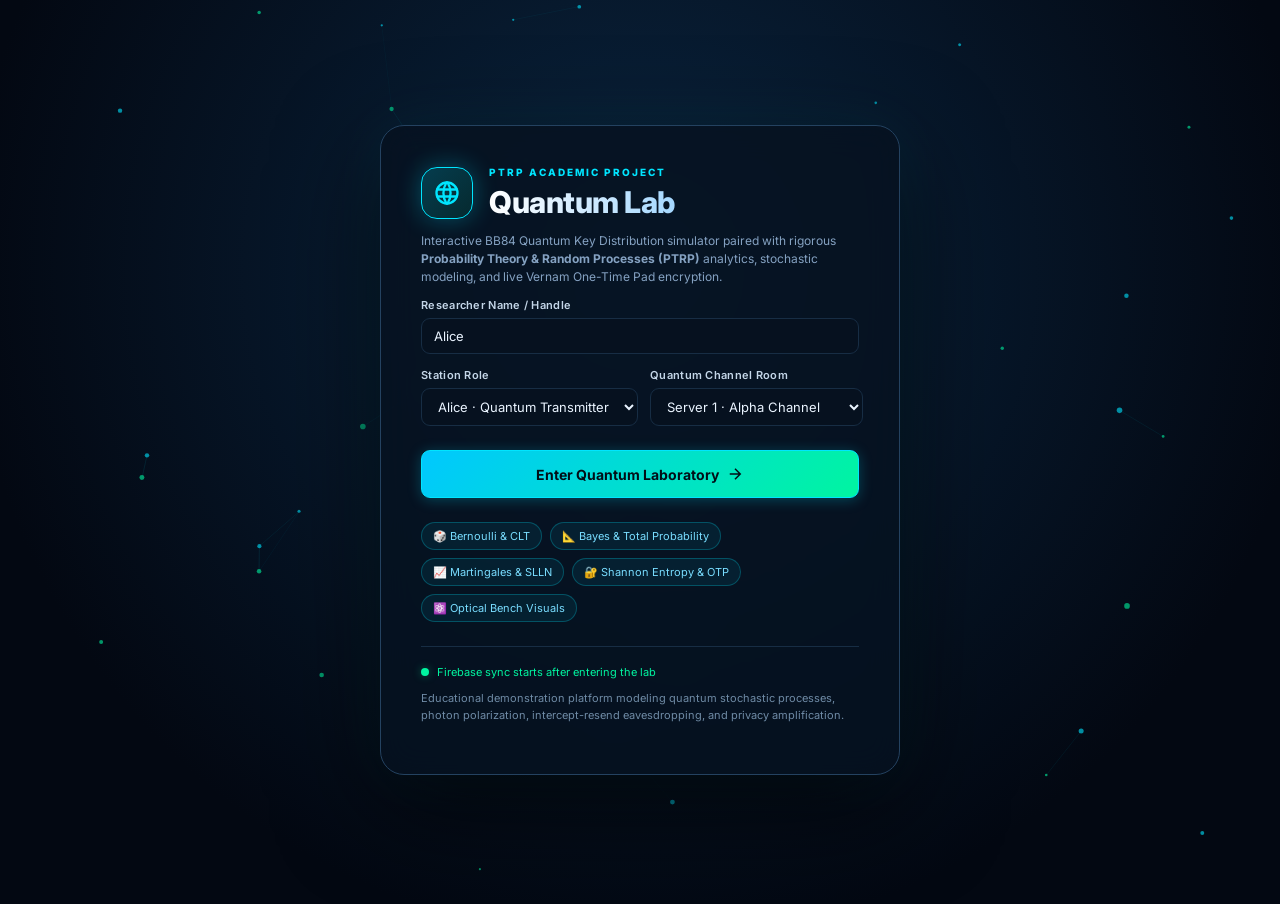
<file: index.html>
<!DOCTYPE html>
<html lang="en">
<head>
  <meta charset="UTF-8">
  <meta name="viewport" content="width=device-width, initial-scale=1">
  <meta name="theme-color" content="#040914">
  <title>Quantum Key Distribution &amp; PTRP Lab</title>
  <link rel="stylesheet" href="style.css">
  <link rel="preconnect" href="https://fonts.googleapis.com">
  <link rel="preconnect" href="https://fonts.gstatic.com" crossorigin>
  <link href="https://fonts.googleapis.com/css2?family=Fira+Code:wght@400;600&family=Inter:wght@400;500;600;700;800&display=swap" rel="stylesheet">
</head>
<body class="login-body">
  <div class="quantum-particles-bg" id="particles-bg"></div>

  <main class="login-card">
    <div class="brand-row">
      <div class="brand-mark">
        <svg width="28" height="28" viewBox="0 0 24 24" fill="none" stroke="currentColor" stroke-width="2" stroke-linecap="round" stroke-linejoin="round">
          <circle cx="12" cy="12" r="9"/>
          <line x1="3.6" y1="9" x2="20.4" y2="9"/>
          <line x1="3.6" y1="15" x2="20.4" y2="15"/>
          <path d="M11.5 3a17 17 0 0 0 0 18"/>
          <path d="M12.5 3a17 17 0 0 1 0 18"/>
        </svg>
      </div>
      <div>
        <p class="eyebrow">PTRP ACADEMIC PROJECT</p>
        <h1>Quantum Lab</h1>
      </div>
    </div>

    <p class="muted">
      Interactive BB84 Quantum Key Distribution simulator paired with rigorous
      <strong>Probability Theory &amp; Random Processes (PTRP)</strong> analytics, stochastic modeling, and live Vernam One-Time Pad encryption.
    </p>

    <form id="login-form">
      <div class="form-group">
        <label for="display-name">Researcher Name / Handle</label>
        <input id="display-name" maxlength="32" placeholder="e.g., Alice, Bob, Dr. Shannon" required autocomplete="name">
      </div>

      <div class="form-row">
        <div class="form-group">
          <label for="login-role">Station Role</label>
          <select id="login-role">
            <option value="Alice">Alice · Quantum Transmitter</option>
            <option value="Bob">Bob · Quantum Receiver</option>
          </select>
        </div>

        <div class="form-group">
          <label for="login-room">Quantum Channel Room</label>
          <select id="login-room">
            <option value="server_1">Server 1 · Alpha Channel</option>
            <option value="server_2">Server 2 · Beta Channel</option>
            <option value="server_3">Server 3 · Gamma Channel</option>
            <option value="server_4">Server 4 · Delta Channel</option>
            <option value="server_5">Server 5 · Epsilon Channel</option>
          </select>
        </div>
      </div>

      <button class="primary-btn full-width enter-btn" type="submit">
        <span>Enter Quantum Laboratory</span>
        <svg width="18" height="18" viewBox="0 0 24 24" fill="none" stroke="currentColor" stroke-width="2"><path d="M5 12h14M12 5l7 7-7 7"/></svg>
      </button>
    </form>

    <div class="feature-pills">
      <span title="Bernoulli basis choice, Central Limit Theorem for sifted key">🎲 Bernoulli &amp; CLT</span>
      <span title="P(Bob Error | Eve) = 25% under conjugate basis measurement">📐 Bayes &amp; Total Probability</span>
      <span title="Running average convergence via Strong Law of Large Numbers">📈 Martingales &amp; SLLN</span>
      <span title="Asymptotic key rate R = 1 - 2H2(Q) with 11% threshold">🔐 Shannon Entropy &amp; OTP</span>
      <span title="Live optical bench with wavepacket photon animation">⚛️ Optical Bench Visuals</span>
    </div>

    <div class="card-footer-info">
      <div class="status-indicator">
        <span class="status-dot connected"></span>
        <span>Firebase sync starts after entering the lab</span>
      </div>
      <p class="fine-print">
        Educational demonstration platform modeling quantum stochastic processes, photon polarization, intercept-resend eavesdropping, and privacy amplification.
      </p>
    </div>
  </main>

  <script>
    const $ = id => document.getElementById(id);

    $("display-name").value = localStorage.getItem("quantum_name") || "Alice";
    $("login-role").value = localStorage.getItem("quantum_role") || "Alice";
    $("login-room").value = localStorage.getItem("quantum_room") || "server_1";

    $("login-form").addEventListener("submit", event => {
      event.preventDefault();
      const name = $("display-name").value.trim() || "Researcher";
      localStorage.setItem("quantum_name", name.slice(0, 32));
      localStorage.setItem("quantum_role", $("login-role").value);
      localStorage.setItem("quantum_room", $("login-room").value);
      location.href = "chat.html";
    });

    // Particle background animation
    const canvas = document.createElement("canvas");
    const container = $("particles-bg");
    if (container) {
      container.appendChild(canvas);
      const ctx = canvas.getContext("2d");
      let w, h, particles = [];
      function resize() {
        w = canvas.width = window.innerWidth;
        h = canvas.height = window.innerHeight;
      }
      window.addEventListener("resize", resize);
      resize();

      for (let i = 0; i < 40; i++) {
        particles.push({
          x: Math.random() * w,
          y: Math.random() * h,
          vx: (Math.random() - 0.5) * 0.6,
          vy: (Math.random() - 0.5) * 0.6,
          radius: Math.random() * 2 + 1,
          color: Math.random() > 0.5 ? "rgba(0, 229, 255, " : "rgba(0, 245, 160, "
        });
      }

      function animate() {
        ctx.clearRect(0, 0, w, h);
        for (let i = 0; i < particles.length; i++) {
          const p = particles[i];
          p.x += p.vx;
          p.y += p.vy;
          if (p.x < 0) p.x = w;
          if (p.x > w) p.x = 0;
          if (p.y < 0) p.y = h;
          if (p.y > h) p.y = 0;

          ctx.beginPath();
          ctx.arc(p.x, p.y, p.radius, 0, Math.PI * 2);
          ctx.fillStyle = p.color + "0.6)";
          ctx.fill();

          for (let j = i + 1; j < particles.length; j++) {
            const p2 = particles[j];
            const dist = Math.hypot(p.x - p2.x, p.y - p2.y);
            if (dist < 110) {
              ctx.beginPath();
              ctx.moveTo(p.x, p.y);
              ctx.lineTo(p2.x, p2.y);
              ctx.strokeStyle = "rgba(0, 229, 255," + (0.15 * (1 - dist / 110)) + ")";
              ctx.lineWidth = 0.8;
              ctx.stroke();
            }
          }
        }
        requestAnimationFrame(animate);
      }
      animate();
    }
  </script>
</body>
</html>
</file>
<file: style.css>
:root {
  --bg: #030812;
  --bg-darker: #02050b;
  --panel: #071220;
  --panel2: #0b1c30;
  --panel-glass: rgba(7, 18, 32, 0.85);
  --line: #172d44;
  --line-light: #244260;
  --text: #eaf4ff;
  --text-bright: #ffffff;
  --muted: #85a2c2;
  --cyan: #00e5ff;
  --cyan-glow: rgba(0, 229, 255, 0.35);
  --teal: #00f5a0;
  --teal-glow: rgba(0, 245, 160, 0.35);
  --red: #ff3366;
  --red-glow: rgba(255, 51, 102, 0.35);
  --purple: #b388ff;
  --purple-glow: rgba(179, 136, 255, 0.35);
  --gold: #ffc83b;
  --font-sans: 'Inter', -apple-system, BlinkMacSystemFont, "Segoe UI", Roboto, sans-serif;
  --font-mono: 'Fira Code', ui-monospace, SFMono-Regular, Menlo, Monaco, Consolas, monospace;
}

* { box-sizing: border-box; }

html, body {
  margin: 0;
  min-height: 100%;
  font-family: var(--font-sans);
  color: var(--text);
  background: var(--bg);
  -webkit-font-smoothing: antialiased;
}

button, input, select, textarea { font: inherit; }
button {
  cursor: pointer;
  transition: all .18s ease;
  display: inline-flex;
  align-items: center;
  justify-content: center;
  gap: 7px;
}
button:hover { filter: brightness(1.15); transform: translateY(-1px); }
button:active { transform: translateY(1px); }
button:disabled { opacity: .4; cursor: not-allowed; transform: none; filter: none; }

input, select, textarea {
  background: #06111f;
  color: var(--text);
  border: 1px solid var(--line);
  border-radius: 9px;
  padding: 9px 12px;
  outline: none;
  font-size: 13px;
  transition: border-color .15s, box-shadow .15s;
}

input:focus, select:focus, textarea:focus {
  border-color: var(--cyan);
  box-shadow: 0 0 0 3px rgba(0, 229, 255, 0.15);
}

label {
  font-size: 11px;
  color: #c4d6e8;
  font-weight: 600;
  letter-spacing: 0.3px;
}

.eyebrow {
  font-size: 10px;
  letter-spacing: 2px;
  font-weight: 800;
  color: var(--cyan);
  margin: 0 0 6px;
  text-transform: uppercase;
}

.muted { color: var(--muted); font-size: 12px; line-height: 1.5; }
.fine-print { color: #6f8ba6; font-size: 11px; line-height: 1.5; }

/* BUTTON STYLES */
.primary-btn, .primary-action-btn, .secondary-btn, .outline-btn, .send-btn, .danger-btn, .mini-btn {
  border-radius: 9px;
  padding: 9px 14px;
  font-weight: 700;
  font-size: 12px;
  border: 1px solid transparent;
}

.primary-btn, .primary-action-btn {
  background: linear-gradient(135deg, #00c8ff, #00f5a0);
  color: #020e17;
  border: 1px solid var(--cyan);
  box-shadow: 0 2px 14px rgba(0, 229, 255, 0.25);
}
.primary-btn:hover, .primary-action-btn:hover {
  box-shadow: 0 4px 20px rgba(0, 245, 160, 0.4);
}

.secondary-btn {
  background: #0c1a2c;
  color: var(--text);
  border: 1px solid var(--line-light);
}
.secondary-btn:hover {
  background: #11243d;
  border-color: var(--cyan);
  color: var(--cyan);
}

.outline-btn {
  background: rgba(0, 229, 255, 0.08);
  color: var(--cyan);
  border: 1px solid rgba(0, 229, 255, 0.4);
}
.outline-btn:hover {
  background: rgba(0, 229, 255, 0.18);
  border-color: var(--cyan);
}

.send-btn {
  background: var(--cyan);
  color: #020e17;
  padding: 10px 18px;
  font-size: 13px;
  font-weight: 800;
}

.danger-btn {
  background: #2b1118;
  color: #ffb8c5;
  border: 1px solid #6b2636;
}
.danger-btn:hover { background: #3d1421; border-color: var(--red); color: white; }
.danger-btn.armed {
  background: #631828;
  border-color: var(--red);
  color: white;
  box-shadow: 0 0 16px var(--red-glow);
  animation: pulse-red 2s infinite ease-in-out;
}

@keyframes pulse-red {
  0%, 100% { box-shadow: 0 0 12px rgba(255, 51, 102, 0.3); }
  50% { box-shadow: 0 0 22px rgba(255, 51, 102, 0.7); }
}

.mini-btn {
  padding: 4px 9px;
  font-size: 10px;
  background: #0f2238;
  border: 1px solid var(--line-light);
  color: var(--cyan);
  border-radius: 6px;
}
.mini-btn:hover { background: #15304f; }
.icon-only-btn { padding: 9px; min-width: 36px; }
.full-width { width: 100%; }

/* LOGIN CARD */
.login-body {
  min-height: 100vh;
  display: grid;
  place-items: center;
  padding: 24px;
  position: relative;
  overflow: hidden;
  background: radial-gradient(circle at 50% 30%, #0a2540, #030812 75%);
}

.quantum-particles-bg {
  position: absolute;
  inset: 0;
  pointer-events: none;
  z-index: 1;
}

.login-card {
  position: relative;
  z-index: 2;
  width: min(100%, 520px);
  padding: 40px;
  background: var(--panel-glass);
  backdrop-filter: blur(16px);
  border: 1px solid var(--line-light);
  border-radius: 24px;
  box-shadow: 0 30px 100px rgba(0, 0, 0, 0.7), 0 0 60px rgba(0, 229, 255, 0.08);
}

.brand-row {
  display: flex;
  align-items: center;
  gap: 16px;
  margin-bottom: 12px;
}

.brand-mark {
  width: 52px;
  height: 52px;
  border-radius: 16px;
  background: linear-gradient(135deg, rgba(0, 229, 255, 0.2), rgba(0, 245, 160, 0.1));
  border: 1px solid var(--cyan);
  color: var(--cyan);
  display: grid;
  place-items: center;
  box-shadow: 0 0 24px rgba(0, 229, 255, 0.3);
}

.login-card h1 {
  font-size: 30px;
  margin: 0;
  font-weight: 800;
  letter-spacing: -0.5px;
  background: linear-gradient(90deg, #ffffff, #a5d8ff);
  -webkit-background-clip: text;
  -webkit-text-fill-color: transparent;
}

.form-group {
  display: flex;
  flex-direction: column;
  gap: 6px;
  margin-bottom: 14px;
}

.form-row {
  display: grid;
  grid-template-columns: 1fr 1fr;
  gap: 12px;
}

.enter-btn {
  padding: 14px;
  font-size: 14px;
  margin-top: 10px;
}

.feature-pills {
  display: flex;
  flex-wrap: wrap;
  gap: 8px;
  margin-top: 24px;
}
.feature-pills span {
  font-size: 11px;
  padding: 6px 11px;
  border-radius: 20px;
  background: rgba(0, 229, 255, 0.07);
  border: 1px solid rgba(0, 229, 255, 0.25);
  color: #79ddff;
}

.card-footer-info {
  margin-top: 24px;
  padding-top: 18px;
  border-top: 1px solid var(--line);
}

.status-indicator {
  display: flex;
  align-items: center;
  gap: 8px;
  font-size: 11px;
  color: var(--teal);
  margin-bottom: 8px;
}

/* APP SHELL & LAYOUT */
.chat-page {
  height: 100vh;
  overflow: hidden;
  padding: 12px;
  background: radial-gradient(ellipse at 50% 0%, #0d2742 0%, var(--bg) 65%);
}

.app-shell {
  display: flex;
  max-width: 1920px;
  height: calc(100vh - 24px);
  margin: auto;
  border: 1px solid var(--line);
  border-radius: 18px;
  overflow: hidden;
  background: var(--panel);
  box-shadow: 0 25px 80px rgba(0, 0, 0, 0.7);
}

/* SIDEBAR */
.sidebar {
  width: 270px;
  min-width: 250px;
  display: flex;
  flex-direction: column;
  background: #050e1b;
  border-right: 1px solid var(--line);
}

.side-brand {
  padding: 18px 16px 14px;
  display: flex;
  align-items: center;
  gap: 12px;
  border-bottom: 1px solid var(--line);
}
.side-brand-icon {
  width: 36px;
  height: 36px;
  border-radius: 10px;
  background: rgba(0, 229, 255, 0.15);
  border: 1px solid var(--cyan);
  color: var(--cyan);
  display: grid;
  place-items: center;
  flex-shrink: 0;
}
.side-brand h2 { font-size: 16px; margin: 0; font-weight: 700; }

.side-controls {
  padding: 14px 16px;
  border-bottom: 1px solid var(--line);
  display: grid;
  gap: 10px;
}
.side-controls select { width: 100%; }

.stations-section {
  padding: 10px 14px;
  border-bottom: 1px solid var(--line);
  display: grid;
  gap: 8px;
}

.person-card {
  display: flex;
  align-items: center;
  gap: 12px;
  padding: 9px 12px;
  background: #081628;
  border: 1px solid var(--line);
  border-radius: 11px;
  position: relative;
}

.person-info strong { display: block; font-size: 13px; font-weight: 700; }
.person-info small { display: block; font-size: 10px; color: var(--muted); margin-top: 2px; }

.station-badge {
  margin-left: auto;
  font-size: 9px;
  font-weight: 800;
  padding: 3px 6px;
  border-radius: 5px;
  letter-spacing: 0.5px;
}
.alice-card .station-badge { background: rgba(0, 229, 255, 0.15); color: var(--cyan); border: 1px solid rgba(0, 229, 255, 0.3); }
.bob-card .station-badge { background: rgba(0, 245, 160, 0.15); color: var(--teal); border: 1px solid rgba(0, 245, 160, 0.3); }

.avatar {
  width: 34px;
  height: 34px;
  border-radius: 50%;
  display: grid;
  place-items: center;
  font-weight: 800;
  font-size: 14px;
  color: #020e17;
  flex: 0 0 34px;
}
.alice-avatar { background: var(--cyan); box-shadow: 0 0 10px var(--cyan-glow); }
.bob-avatar { background: var(--teal); box-shadow: 0 0 10px var(--teal-glow); }
.eve-avatar { background: var(--red); color: white; box-shadow: 0 0 10px var(--red-glow); }

.eve-card {
  padding: 14px;
  border-bottom: 1px solid var(--line);
  background: #0a111e;
}
.eve-slider-wrap { margin: 12px 0 10px; }
.eve-slider-wrap label {
  display: flex;
  justify-content: space-between;
  align-items: center;
  font-size: 11px;
  margin-bottom: 6px;
}
.bold-tag {
  font-family: var(--font-mono);
  color: var(--red);
  font-weight: 700;
}
.eve-slider-wrap input[type=range] { width: 100%; padding: 0; accent-color: var(--red); }

/* KEY RESERVOIR CARD */
.key-reservoir-card {
  padding: 14px;
  border-bottom: 1px solid var(--line);
  background: #061324;
}
.reservoir-header {
  display: flex;
  justify-content: space-between;
  align-items: center;
  font-size: 11px;
  font-weight: 700;
  margin-bottom: 8px;
}
.key-count-tag {
  font-family: var(--font-mono);
  font-size: 11px;
  color: var(--teal);
  background: rgba(0, 245, 160, 0.12);
  padding: 2px 7px;
  border-radius: 5px;
  border: 1px solid rgba(0, 245, 160, 0.3);
}
.key-progress-bar {
  height: 6px;
  background: #112338;
  border-radius: 4px;
  overflow: hidden;
  margin-bottom: 8px;
}
.key-progress-fill {
  height: 100%;
  background: linear-gradient(90deg, var(--teal), var(--cyan));
  transition: width .3s ease;
}
.key-reservoir-footer {
  display: flex;
  justify-content: space-between;
  align-items: center;
}
.key-reservoir-footer small { font-size: 10px; color: var(--muted); }

.side-bottom {
  margin-top: auto;
  padding: 14px 16px;
  border-top: 1px solid var(--line);
  display: grid;
  gap: 8px;
}
.connection-status {
  display: flex;
  align-items: center;
  gap: 8px;
  font-size: 11px;
  color: var(--muted);
}
.status-dot {
  width: 8px;
  height: 8px;
  border-radius: 50%;
  background: var(--gold);
  flex-shrink: 0;
}
.status-dot.connected {
  background: var(--teal);
  box-shadow: 0 0 8px var(--teal-glow);
}
.disclaimer-text { font-size: 10px; color: #5c7895; line-height: 1.4; }

/* MAIN CHAT PANEL */
.main-panel {
  flex: 1;
  min-width: 0;
  display: flex;
  flex-direction: column;
  background: #06101d;
}

.topbar {
  display: flex;
  justify-content: space-between;
  align-items: center;
  gap: 16px;
  padding: 16px 22px;
  background: #081525;
  border-bottom: 1px solid var(--line);
}
.topbar h1 { font-size: 18px; margin: 0 0 4px; font-weight: 800; }
.topbar-info p { margin: 0; }

.top-actions {
  display: flex;
  flex-wrap: wrap;
  align-items: center;
  gap: 8px;
}

.key-badge {
  background: #06111f;
  color: var(--muted);
  border: 1px solid var(--line);
  font-family: var(--font-mono);
  font-size: 11px;
  padding: 8px 12px;
  border-radius: 8px;
}
.key-badge.ready {
  color: var(--teal);
  border-color: rgba(0, 245, 160, 0.4);
  background: rgba(0, 245, 160, 0.08);
  box-shadow: 0 0 14px rgba(0, 245, 160, 0.15);
}
.key-badge.rejected {
  color: var(--red);
  border-color: rgba(255, 51, 102, 0.4);
  background: rgba(255, 51, 102, 0.08);
}

.notice {
  padding: 10px 22px;
  background: rgba(0, 229, 255, 0.05);
  border-bottom: 1px solid var(--line);
  color: #b1daf0;
  font-size: 11px;
  line-height: 1.5;
  display: flex;
  align-items: center;
  gap: 10px;
}
.notice-icon { font-size: 14px; }

/* QUICK STATS */
.quick-stats {
  display: grid;
  grid-template-columns: repeat(4, 1fr);
  gap: 10px;
  padding: 12px 18px;
  background: #050d18;
  border-bottom: 1px solid var(--line);
}

.quick-stat {
  padding: 10px 14px;
  border: 1px solid var(--line);
  background: #081628;
  border-radius: 11px;
  min-width: 0;
  position: relative;
  overflow: hidden;
}
.quick-stat::after {
  content: '';
  position: absolute;
  top: 0;
  left: 0;
  right: 0;
  height: 2px;
  background: linear-gradient(90deg, var(--cyan), transparent);
}
.quick-stat span { display: block; font-size: 11px; color: var(--muted); font-weight: 500; }
.quick-stat strong { display: block; font-size: 18px; color: var(--cyan); margin: 4px 0 2px; font-family: var(--font-mono); font-weight: 700; }
.quick-stat small { font-size: 10px; color: #6f8fae; }
.security-safe { color: var(--teal) !important; }
.security-alert { color: var(--red) !important; }

/* CHAT MESSAGES */
.chat-messages {
  flex: 1;
  overflow-y: auto;
  padding: 20px;
  display: flex;
  flex-direction: column;
  gap: 14px;
}

.system-message {
  align-self: center;
  max-width: 85%;
  padding: 8px 16px;
  text-align: center;
  background: #0a1b2e;
  border: 1px solid var(--line);
  border-radius: 12px;
  color: #a4c5e3;
  font-size: 11px;
  line-height: 1.5;
}
.system-message.alert {
  color: #ffb8c5;
  border-color: rgba(255, 51, 102, 0.4);
  background: rgba(255, 51, 102, 0.08);
}

.message {
  max-width: min(80%, 650px);
  padding: 13px 16px;
  border: 1px solid var(--line);
  background: #0c1a2d;
  border-radius: 14px;
  box-shadow: 0 4px 15px rgba(0, 0, 0, 0.2);
}
.message.sent {
  align-self: flex-end;
  background: #0b2438;
  border-color: #174b69;
  border-bottom-right-radius: 4px;
}
.message.received {
  align-self: flex-start;
  background: #0a1828;
  border-bottom-left-radius: 4px;
}

.message-meta {
  display: flex;
  justify-content: space-between;
  align-items: center;
  color: var(--cyan);
  font-size: 11px;
  font-weight: 700;
  margin-bottom: 8px;
}
.message-meta time { color: var(--muted); font-weight: 400; font-size: 10px; }
.message-text { font-size: 14px; line-height: 1.55; white-space: pre-wrap; word-break: break-word; }

.message-otp-info {
  margin-top: 10px;
  padding-top: 8px;
  border-top: 1px solid rgba(255, 255, 255, 0.07);
  display: flex;
  align-items: center;
  justify-content: space-between;
  font-size: 11px;
}
.otp-chip {
  background: rgba(0, 245, 160, 0.12);
  color: var(--teal);
  border: 1px solid rgba(0, 245, 160, 0.3);
  padding: 2px 7px;
  border-radius: 5px;
  font-family: var(--font-mono);
  font-size: 10px;
}
.inspect-btn {
  background: transparent;
  color: var(--cyan);
  border: none;
  font-size: 11px;
  padding: 3px 6px;
  border-radius: 4px;
  cursor: pointer;
}
.inspect-btn:hover { text-decoration: underline; background: rgba(0, 229, 255, 0.1); }

.payload {
  margin-top: 8px;
  font-size: 11px;
  color: var(--muted);
}
.payload summary { cursor: pointer; }
.payload code {
  display: block;
  max-height: 90px;
  overflow: auto;
  font-family: var(--font-mono);
  font-size: 10px;
  color: var(--cyan);
  background: #040c17;
  padding: 8px;
  border-radius: 6px;
  margin-top: 6px;
  white-space: pre-wrap;
  word-break: break-all;
}

.typing-line {
  display: none;
  padding: 0 22px 8px;
  color: var(--teal);
  font-size: 11px;
  font-style: italic;
}

/* COMPOSER */
.composer {
  display: flex;
  align-items: center;
  gap: 10px;
  padding: 14px 20px;
  background: #060e1a;
  border-top: 1px solid var(--line);
}
.composer textarea {
  flex: 1;
  height: 44px;
  resize: vertical;
  max-height: 120px;
  font-size: 13px;
  padding: 11px 14px;
}
.gen-key-btn { flex-shrink: 0; padding: 11px 15px; }

/* CRYPTO LOGS PANEL */
.logs-panel {
  width: 0;
  min-width: 0;
  overflow: hidden;
  display: flex;
  flex-direction: column;
  background: #050d18;
  transition: width .25s ease;
}
.logs-panel.open {
  width: 340px;
  min-width: 320px;
  border-left: 1px solid var(--line);
}

.panel-title {
  display: flex;
  align-items: center;
  justify-content: space-between;
  padding: 16px 18px;
  border-bottom: 1px solid var(--line);
}
.panel-title h3 { margin: 0; font-size: 15px; font-weight: 700; }

.logs-toolbar {
  display: flex;
  justify-content: space-between;
  align-items: center;
  padding: 8px 18px;
  background: #081424;
  border-bottom: 1px solid var(--line);
}

.crypto-logs {
  overflow-y: auto;
  flex: 1;
  padding: 14px;
  display: flex;
  flex-direction: column;
  gap: 10px;
}
.empty-logs { text-align: center; margin-top: 30px; }

.log-entry {
  padding: 12px;
  background: #0a1727;
  border: 1px solid var(--line);
  border-left: 3px solid var(--cyan);
  border-radius: 8px;
  font-family: var(--font-mono);
  font-size: 11px;
  line-height: 1.5;
}
.log-entry-header {
  display: flex;
  justify-content: space-between;
  align-items: center;
  margin-bottom: 8px;
}
.log-entry strong { color: var(--cyan); font-weight: 700; }
.log-time { color: var(--muted); font-size: 9px; }
.log-entry table { width: 100%; border-collapse: collapse; margin-top: 6px; }
.log-entry th, .log-entry td {
  padding: 4px 6px;
  border-bottom: 1px solid #14283c;
  text-align: left;
  font-size: 10px;
  vertical-align: top;
}
.log-entry th { color: var(--muted); width: 44%; }
.log-entry td { color: var(--text-bright); word-break: break-all; }

.icon-btn {
  width: 32px;
  height: 32px;
  border: 1px solid var(--line-light);
  border-radius: 8px;
  background: #0f2034;
  color: var(--muted);
  font-size: 18px;
  display: grid;
  place-items: center;
}
.icon-btn:hover { background: #162f4c; color: var(--text); }

/* ========================================================
   MODALS & TABS
   ======================================================== */
.modal {
  display: none;
  position: fixed;
  inset: 0;
  z-index: 1000;
  overflow-y: auto;
  padding: 24px 12px;
  background: rgba(2, 6, 14, 0.88);
  backdrop-filter: blur(10px);
}
.modal.open { display: block; }

.modal-card {
  width: min(95%, 1100px);
  margin: 1.5% auto;
  padding: 26px;
  background: #071322;
  border: 1px solid var(--line-light);
  border-radius: 18px;
  box-shadow: 0 25px 90px rgba(0, 0, 0, 0.8), 0 0 50px rgba(0, 229, 255, 0.08);
}
.modal-card.wide { width: min(97%, 1300px); }
.modal-card.extra-wide { width: min(98%, 1450px); }

.modal-heading {
  display: flex;
  justify-content: space-between;
  align-items: center;
  gap: 16px;
  margin-bottom: 16px;
}
.modal-heading h2 { margin: 0; font-size: 22px; font-weight: 800; letter-spacing: -0.3px; }

/* TAB NAVIGATION */
.tab-nav {
  display: flex;
  gap: 6px;
  border-bottom: 1px solid var(--line);
  padding-bottom: 10px;
  margin-bottom: 18px;
  overflow-x: auto;
}
.tab-btn {
  background: transparent;
  border: 1px solid transparent;
  color: var(--muted);
  padding: 8px 14px;
  border-radius: 9px;
  font-size: 12px;
  font-weight: 600;
  white-space: nowrap;
}
.tab-btn:hover { color: var(--text); background: #0c1c30; }
.tab-btn.active {
  background: #0f253f;
  color: var(--cyan);
  border-color: var(--line-light);
  box-shadow: 0 2px 10px rgba(0, 229, 255, 0.15);
}

.sim-tab-content, .ana-tab-content { display: none; }
.sim-tab-content.active, .ana-tab-content.active { display: block; }

/* TOOLBARS */
.sim-toolbar, .analytics-controls {
  display: flex;
  flex-wrap: wrap;
  align-items: center;
  justify-content: space-between;
  gap: 14px;
  padding: 14px 18px;
  background: #0a192c;
  border: 1px solid var(--line);
  border-radius: 12px;
  margin-bottom: 18px;
}
.toolbar-group {
  display: flex;
  flex-wrap: wrap;
  align-items: center;
  gap: 14px;
}
.toolbar-actions {
  display: flex;
  flex-wrap: wrap;
  align-items: center;
  gap: 8px;
}
.sim-toolbar label, .analytics-controls label {
  display: flex;
  align-items: center;
  gap: 8px;
}
.inline-check { cursor: pointer; }
.inline-check input { accent-color: var(--cyan); }

/* METRICS ROW */
.sim-metrics {
  display: grid;
  grid-template-columns: repeat(4, 1fr);
  gap: 12px;
  margin-bottom: 18px;
}
.sim-metrics div, .metric-card {
  padding: 14px 16px;
  border: 1px solid var(--line);
  border-radius: 11px;
  background: #0a1829;
  position: relative;
  overflow: hidden;
}
.sim-metrics span, .metric-card span { display: block; font-size: 11px; color: var(--muted); }
.sim-metrics strong, .metric-card strong {
  display: block;
  font-size: 22px;
  color: var(--cyan);
  margin-top: 6px;
  font-family: var(--font-mono);
  font-weight: 700;
}

/* ========================================================
   OPTICAL BENCH CANVAS & INSPECTOR
   ======================================================== */
.canvas-container {
  position: relative;
  background: #030a14;
  border: 1px solid var(--line);
  border-radius: 14px;
  overflow: hidden;
  box-shadow: inset 0 0 40px rgba(0, 0, 0, 0.6);
}
#channel-canvas {
  width: 100%;
  height: 340px;
  display: block;
}

.canvas-hud {
  position: absolute;
  top: 12px;
  left: 12px;
  display: flex;
  gap: 8px;
  pointer-events: none;
}
.hud-pill {
  font-family: var(--font-mono);
  font-size: 10px;
  padding: 4px 9px;
  border-radius: 20px;
  background: rgba(6, 17, 31, 0.85);
  border: 1px solid var(--line-light);
  color: var(--cyan);
  backdrop-filter: blur(4px);
}
.hud-eve-pill {
  color: var(--red);
  border-color: rgba(255, 51, 102, 0.4);
}

/* QUANTUM STATE INSPECTOR CARD */
.state-inspector-card {
  display: flex;
  align-items: center;
  justify-content: space-between;
  gap: 10px;
  padding: 14px 18px;
  background: #091728;
  border: 1px solid var(--line);
  border-radius: 12px;
  margin-top: 14px;
  font-size: 12px;
}
.inspector-col { flex: 1; }
.step-tag {
  display: block;
  font-size: 9px;
  letter-spacing: 1px;
  font-weight: 800;
  color: var(--cyan);
  margin-bottom: 4px;
}
.state-math strong { color: var(--text-bright); }
.state-ket { margin-top: 3px; font-family: var(--font-mono); color: var(--muted); font-size: 11px; }
.state-ket code { color: var(--teal); }
.inspector-arrow { font-size: 18px; color: var(--muted); font-weight: 700; }
.outcome-col { border-left: 1px solid var(--line); padding-left: 14px; }

/* PROTOCOL STEPS GRID */
.protocol-steps {
  display: grid;
  grid-template-columns: repeat(6, 1fr);
  gap: 8px;
  margin-bottom: 18px;
}
.protocol-step {
  display: flex;
  flex-direction: column;
  gap: 6px;
  padding: 12px;
  border: 1px solid var(--line);
  background: #081628;
  border-radius: 10px;
  opacity: .55;
  transition: all .2s;
  position: relative;
}
.protocol-step.active {
  opacity: 1;
  border-color: var(--cyan);
  background: #0d233c;
  box-shadow: 0 0 20px rgba(0, 229, 255, 0.15);
}
.protocol-step.done {
  opacity: 1;
  border-color: rgba(0, 245, 160, 0.4);
}
.step-num { font-size: 10px; font-weight: 800; color: var(--cyan); font-family: var(--font-mono); }
.protocol-step strong { font-size: 12px; }
.protocol-step small { font-size: 10px; line-height: 1.4; color: var(--muted); }
.step-count {
  margin-top: auto;
  font-size: 9px;
  font-family: var(--font-mono);
  color: var(--teal);
  background: rgba(0, 245, 160, 0.1);
  padding: 2px 6px;
  border-radius: 4px;
  align-self: flex-start;
}

/* BITSTREAM PIPELINE VISUALIZER */
.bitstream-pipeline-card {
  padding: 18px;
  background: #081628;
  border: 1px solid var(--line);
  border-radius: 12px;
}
.bitstream-pipeline-card h3 { margin: 0 0 14px; font-size: 15px; }
.pipeline-ribbon { display: grid; gap: 12px; }
.ribbon-stage { display: flex; flex-direction: column; gap: 6px; }
.ribbon-label { font-size: 11px; font-weight: 700; color: var(--muted); }
.ribbon-bits {
  font-family: var(--font-mono);
  font-size: 11px;
  padding: 10px 14px;
  background: #040d18;
  border: 1px solid var(--line);
  border-radius: 8px;
  letter-spacing: 2px;
  overflow-x: auto;
  white-space: nowrap;
}
.bit-match { color: var(--teal); font-weight: 700; }
.bit-mismatch { color: #5a748c; }
.bit-sample { color: var(--purple); font-weight: 700; }
.bit-error { color: var(--red); font-weight: 800; }

/* PHOTON DATA TABLE */
.table-filter-bar {
  display: flex;
  flex-wrap: wrap;
  align-items: center;
  gap: 8px;
  margin-bottom: 12px;
  font-size: 12px;
}
.filter-btn {
  padding: 5px 11px;
  font-size: 11px;
  background: #091728;
  border: 1px solid var(--line);
  border-radius: 7px;
  color: var(--muted);
}
.filter-btn:hover { color: var(--text); background: #0f243c; }
.filter-btn.active {
  background: #0f243c;
  color: var(--cyan);
  border-color: var(--cyan);
}
.table-search-input {
  margin-left: auto;
  padding: 5px 10px;
  font-size: 11px;
  width: 170px;
}

.table-wrap {
  max-height: 400px;
  overflow: auto;
  border: 1px solid var(--line);
  border-radius: 10px;
  background: #06111f;
}
#bb84-table {
  border-collapse: collapse;
  width: 100%;
  min-width: 880px;
  font-family: var(--font-mono);
  font-size: 11px;
}
#bb84-table th, #bb84-table td {
  padding: 9px 12px;
  border-bottom: 1px solid #142436;
  text-align: center;
  white-space: nowrap;
}
#bb84-table th {
  position: sticky;
  top: 0;
  background: #0c1e33;
  color: #c4d7e9;
  z-index: 2;
  font-weight: 700;
}
#bb84-table .good { color: var(--teal); font-weight: 700; }
#bb84-table .bad { color: #5a748c; }
#bb84-table .sample { color: var(--purple); font-weight: 700; }
#bb84-table .error-cell { color: var(--red); font-weight: 800; background: rgba(255, 51, 102, 0.1); }
#bb84-table .dim { color: #43586d; }
.empty-cell { text-align: center !important; color: var(--muted); padding: 40px !important; }

/* POLARIZATION & MALUS LAW */
.malus-container {
  display: grid;
  grid-template-columns: 360px 1fr;
  gap: 24px;
  padding: 16px;
  background: #081628;
  border: 1px solid var(--line);
  border-radius: 14px;
}
.malus-dial-col {
  display: flex;
  flex-direction: column;
  align-items: center;
  gap: 16px;
}
#malus-canvas {
  background: #040d18;
  border-radius: 50%;
  border: 1px solid var(--line);
  box-shadow: 0 0 30px rgba(0, 229, 255, 0.1);
}
.malus-controls { width: 100%; display: grid; gap: 10px; font-size: 12px; }
.malus-explanation-col h3 { margin: 0 0 10px; font-size: 18px; }
.math-callout {
  padding: 12px 16px;
  background: #050d18;
  border: 1px solid var(--line);
  border-radius: 8px;
  font-family: var(--font-mono);
  color: var(--teal);
  font-size: 13px;
  margin: 14px 0;
}
.malus-cases-grid {
  display: grid;
  grid-template-columns: repeat(3, 1fr);
  gap: 10px;
  margin: 18px 0;
}
.malus-case {
  padding: 12px;
  background: #0b1d30;
  border: 1px solid var(--line);
  border-radius: 9px;
  font-size: 11px;
}
.malus-case strong { display: block; color: var(--cyan); margin-bottom: 6px; }
.malus-case code { font-family: var(--font-mono); color: var(--teal); font-size: 12px; }
.malus-case small { display: block; color: var(--muted); margin-top: 6px; line-height: 1.4; }
.malus-live-calc {
  padding: 14px;
  background: rgba(0, 229, 255, 0.08);
  border: 1px solid rgba(0, 229, 255, 0.3);
  border-radius: 10px;
  font-size: 14px;
}
.malus-live-calc strong { color: var(--cyan); }

/* RESULT BANNER & FOOTER */
.result-banner {
  margin-top: 16px;
  padding: 14px 18px;
  border: 1px solid #1a3c50;
  border-radius: 10px;
  background: rgba(0, 229, 255, 0.06);
  color: #bce1f5;
  font-size: 13px;
  line-height: 1.6;
}
.result-banner.success {
  border-color: rgba(0, 245, 160, 0.4);
  background: rgba(0, 245, 160, 0.08);
  color: #8cffce;
}
.result-banner.error {
  border-color: rgba(255, 51, 102, 0.4);
  background: rgba(255, 51, 102, 0.08);
  color: #ffb8c5;
}
.modal-footer {
  display: flex;
  align-items: center;
  justify-content: space-between;
  flex-wrap: wrap;
  gap: 14px;
  margin-top: 16px;
}

/* ========================================================
   PTRP ANALYTICS GRIDS & CHARTS
   ======================================================== */
.analytics-grid {
  display: grid;
  grid-template-columns: repeat(4, 1fr);
  gap: 12px;
  margin-bottom: 18px;
}
.chart-grid {
  display: grid;
  grid-template-columns: repeat(2, 1fr);
  gap: 14px;
  margin-bottom: 18px;
}
.single-col-grid { grid-template-columns: 1fr; }

.chart-card {
  padding: 16px;
  background: #081628;
  border: 1px solid var(--line);
  border-radius: 12px;
  position: relative;
}
.chart-header {
  display: flex;
  justify-content: space-between;
  align-items: flex-start;
  margin-bottom: 12px;
}
.chart-header h3 { margin: 0 0 3px; font-size: 14px; font-weight: 700; }
.chart-header p { margin: 0; color: var(--muted); font-size: 11px; }

.chart-card canvas {
  width: 100%;
  height: 220px;
  display: block;
}

.clt-badge, .martingale-badge, .slln-badge, .threshold-badge {
  font-size: 10px;
  font-weight: 700;
  padding: 3px 8px;
  border-radius: 6px;
  font-family: var(--font-mono);
}
.clt-badge { background: rgba(0, 245, 160, 0.15); color: var(--teal); border: 1px solid rgba(0, 245, 160, 0.3); }
.martingale-badge { background: rgba(0, 229, 255, 0.15); color: var(--cyan); border: 1px solid rgba(0, 229, 255, 0.3); }
.slln-badge { background: rgba(179, 136, 255, 0.15); color: var(--purple); border: 1px solid rgba(179, 136, 255, 0.3); }
.threshold-badge { background: rgba(255, 51, 102, 0.15); color: var(--red); border: 1px solid rgba(255, 51, 102, 0.3); }

/* STATS TABLES */
.stats-table-card, .markov-card, .bayes-card, .hypothesis-card, .entropy-explanation-card {
  padding: 18px;
  background: #081628;
  border: 1px solid var(--line);
  border-radius: 12px;
  margin-top: 14px;
}
.stats-table-card h3, .markov-card h3, .bayes-card h3, .hypothesis-card h3, .entropy-explanation-card h3 {
  margin: 0 0 12px;
  font-size: 15px;
}

.stats-table, .matrix-table {
  width: 100%;
  border-collapse: collapse;
  font-family: var(--font-mono);
  font-size: 11px;
}
.stats-table th, .stats-table td, .matrix-table th, .matrix-table td {
  padding: 8px 12px;
  border-bottom: 1px solid var(--line);
  text-align: left;
}
.stats-table th, .matrix-table th { background: #0c1f35; color: #a4c5e3; font-weight: 700; }

.markov-flex {
  display: grid;
  grid-template-columns: 1fr 1fr;
  gap: 16px;
  margin-top: 14px;
}
.matrix-box h4 { margin: 0 0 8px; font-size: 12px; color: var(--cyan); }

/* BAYES TREE */
.tree-diagram-box {
  padding: 16px;
  background: #050d18;
  border: 1px solid var(--line);
  border-radius: 10px;
  margin: 14px 0;
}
.root-node > strong { display: block; color: var(--cyan); font-size: 14px; margin-bottom: 12px; }
.tree-branches {
  display: grid;
  grid-template-columns: 1fr 1fr;
  gap: 16px;
}
.tree-branch {
  padding: 14px;
  background: #0a192c;
  border: 1px solid var(--line);
  border-radius: 9px;
}
.branch-label { font-weight: 700; font-size: 12px; color: var(--text-bright); margin-bottom: 10px; }
.tree-subbranches { display: grid; gap: 8px; }
.tree-leaf {
  padding: 9px;
  background: #06111f;
  border-radius: 6px;
  font-size: 11px;
}
.tree-leaf strong { display: block; color: var(--cyan); margin-bottom: 3px; }
.tree-leaf p { margin: 0 0 4px; color: var(--muted); }
.tree-leaf code { font-family: var(--font-mono); font-size: 11px; font-weight: 700; }
.branch-summary {
  margin-top: 10px;
  padding-top: 8px;
  border-top: 1px solid var(--line);
  font-size: 11px;
  color: var(--teal);
}
.bayes-total-formula {
  padding: 12px 16px;
  background: #0a1b2e;
  border-radius: 8px;
  margin-top: 12px;
}
.bayes-total-formula h4 { margin: 0 0 6px; font-size: 12px; color: var(--muted); }
.bayes-total-formula code { font-family: var(--font-mono); color: var(--teal); font-size: 12px; display: block; margin-bottom: 6px; }

/* ENTROPY & HYPOTHESIS */
.entropy-grid { display: grid; grid-template-columns: repeat(3, 1fr); gap: 12px; }
.entropy-item {
  padding: 12px;
  background: #050d18;
  border: 1px solid var(--line);
  border-radius: 9px;
  font-size: 12px;
}
.entropy-item strong { display: block; color: var(--cyan); margin-bottom: 6px; }
.entropy-item code { display: block; font-family: var(--font-mono); color: var(--teal); margin-bottom: 6px; }
.entropy-item p { margin: 0; color: var(--muted); font-size: 11px; line-height: 1.4; }

.hypo-setup-grid { display: grid; grid-template-columns: 1fr 1fr; gap: 14px; margin-bottom: 14px; }
.hypo-box {
  padding: 14px;
  background: #06111f;
  border: 1px solid var(--line);
  border-radius: 9px;
}
.hypo-box strong { display: block; color: var(--cyan); margin-bottom: 6px; }
.hypo-box code { display: block; font-family: var(--font-mono); font-size: 13px; color: var(--teal); margin-bottom: 6px; }
.hypo-box small { color: var(--muted); }

.hypo-calc-box {
  padding: 14px;
  background: #0a1b2e;
  border-radius: 9px;
  margin-bottom: 14px;
}
.hypo-calc-box h4 { margin: 0 0 10px; font-size: 13px; }
.hypo-metrics-grid {
  display: grid;
  grid-template-columns: repeat(6, 1fr);
  gap: 10px;
}
.hypo-metrics-grid div {
  padding: 9px;
  background: #06111f;
  border-radius: 7px;
  text-align: center;
}
.hypo-metrics-grid span { display: block; font-size: 10px; color: var(--muted); margin-bottom: 4px; }
.hypo-metrics-grid strong { font-family: var(--font-mono); font-size: 14px; color: var(--cyan); }

.error-types-grid { display: grid; grid-template-columns: 1fr 1fr; gap: 12px; }
.error-type-card {
  padding: 12px;
  background: #06111f;
  border-radius: 8px;
  font-size: 11px;
}
.error-type-card strong { display: block; color: var(--gold); margin-bottom: 4px; }
.error-type-card p { margin: 0; color: var(--muted); }

/* THEOREMS */
.theorems-container { display: grid; gap: 14px; }
.theorem-entry {
  padding: 16px;
  background: #081628;
  border: 1px solid var(--line);
  border-left: 4px solid var(--cyan);
  border-radius: 10px;
}
.theorem-entry h3 { margin: 0 0 8px; font-size: 14px; color: var(--cyan); }
.theorem-entry p { margin: 0 0 8px; font-size: 12px; line-height: 1.5; color: #bed2e6; }
.theorem-entry code {
  display: block;
  font-family: var(--font-mono);
  font-size: 12px;
  color: var(--teal);
  background: #040c17;
  padding: 8px 12px;
  border-radius: 6px;
  margin: 8px 0;
}

/* MESSAGE INSPECTOR MODAL */
.inspect-meta {
  display: flex;
  justify-content: space-between;
  padding: 12px 16px;
  background: #091728;
  border: 1px solid var(--line);
  border-radius: 9px;
  margin-bottom: 16px;
  font-size: 12px;
}
.bitwise-calc-card {
  padding: 16px;
  background: #06111f;
  border: 1px solid var(--line);
  border-radius: 10px;
  margin-bottom: 16px;
}
.bitwise-calc-card h4 { margin: 0 0 12px; font-size: 13px; }
.bitwise-calc-card code { color: var(--cyan); }
.xor-table-wrap { max-height: 300px; overflow: auto; }
.xor-table {
  width: 100%;
  border-collapse: collapse;
  font-family: var(--font-mono);
  font-size: 11px;
}
.xor-table th, .xor-table td {
  padding: 7px 10px;
  border-bottom: 1px solid #142436;
  text-align: center;
}
.xor-table th { background: #0c1e33; color: #a4c5e3; }
.shannon-proof-card {
  padding: 14px 16px;
  background: rgba(0, 245, 160, 0.08);
  border: 1px solid rgba(0, 245, 160, 0.3);
  border-radius: 9px;
  font-size: 12px;
}
.shannon-proof-card strong { color: var(--teal); }
.shannon-proof-card p { margin: 6px 0 0; line-height: 1.5; color: #bdebd8; }
.shannon-proof-card code { color: var(--cyan); font-family: var(--font-mono); }

/* TOAST */
.toast {
  position: fixed;
  z-index: 3000;
  top: 18px;
  left: 50%;
  max-width: calc(100% - 30px);
  padding: 12px 22px;
  background: #0c1e33;
  border: 1px solid var(--cyan);
  border-radius: 30px;
  box-shadow: 0 10px 40px rgba(0, 0, 0, 0.7), 0 0 20px var(--cyan-glow);
  font-size: 13px;
  font-weight: 600;
  color: var(--text-bright);
  opacity: 0;
  pointer-events: none;
  transform: translate(-50%, -20px);
  transition: all .25s cubic-bezier(0.16, 1, 0.3, 1);
}
.toast.show { opacity: 1; transform: translate(-50%, 0); }

/* COLOR UTILITIES */
.green-text { color: var(--teal) !important; }
.red-text { color: var(--red) !important; }

/* RESPONSIVE DESIGN */
@media (max-width: 1200px) {
  .sidebar { width: 230px; min-width: 210px; }
  .topbar { flex-direction: column; align-items: flex-start; }
  .top-actions { width: 100%; justify-content: flex-start; }
  .protocol-steps { grid-template-columns: repeat(3, 1fr); }
  .malus-container { grid-template-columns: 1fr; }
  .hypo-metrics-grid { grid-template-columns: repeat(3, 1fr); }
}

@media (max-width: 860px) {
  .chat-page { padding: 0; height: 100dvh; }
  .app-shell { height: 100dvh; border: 0; border-radius: 0; }
  .sidebar { width: 68px; min-width: 68px; }
  .side-brand h2, .side-brand .eyebrow, .side-controls,
  .person-info, .station-badge, .eve-slider-wrap,
  .key-reservoir-card, .side-bottom small, .connection-status span:last-child {
    display: none;
  }
  .person-card { justify-content: center; padding: 10px 4px; }
  .eve-card { padding: 10px 6px; }
  .eve-card button { font-size: 9px; padding: 6px 2px; }
  .quick-stats { grid-template-columns: repeat(2, 1fr); }
  .protocol-steps { grid-template-columns: repeat(2, 1fr); }
  .sim-metrics, .analytics-grid { grid-template-columns: repeat(2, 1fr); }
  .chart-grid { grid-template-columns: 1fr; }
  .markov-flex, .tree-branches, .entropy-grid, .hypo-setup-grid, .error-types-grid {
    grid-template-columns: 1fr;
  }
  .logs-panel.open {
    position: fixed;
    right: 0;
    top: 0;
    bottom: 0;
    z-index: 1500;
    width: min(90vw, 360px);
    box-shadow: -20px 0 50px rgba(0, 0, 0, 0.8);
  }
}

/* EVE CORRUPTED MESSAGE STYLES */
.message.corrupted-msg {
  border: 1px dashed var(--red) !important;
  background: rgba(43, 14, 24, 0.9) !important;
  box-shadow: 0 0 16px rgba(255, 51, 102, 0.25) !important;
  animation: pulse-corrupt 3s infinite ease-in-out;
}

@keyframes pulse-corrupt {
  0%, 100% { box-shadow: 0 0 12px rgba(255, 51, 102, 0.2); }
  50% { box-shadow: 0 0 20px rgba(255, 51, 102, 0.4); }
}

.corrupt-banner {
  display: flex;
  justify-content: space-between;
  align-items: center;
  background: rgba(255, 51, 102, 0.18);
  border: 1px solid rgba(255, 51, 102, 0.4);
  padding: 4px 8px;
  border-radius: 6px;
  font-size: 10px;
  color: var(--red);
  font-weight: 800;
  margin-bottom: 8px;
}
.corrupt-banner small {
  color: #ffb8c5;
  font-weight: 500;
}

.corrupted-text {
  color: #ff99aa !important;
  font-family: var(--font-mono);
  letter-spacing: 0.5px;
  text-shadow: 0 0 8px rgba(255, 51, 102, 0.4);
  background: rgba(255, 51, 102, 0.08);
  padding: 4px 8px;
  border-radius: 6px;
}

.chip-corrupted {
  background: rgba(255, 51, 102, 0.15) !important;
  color: var(--red) !important;
  border-color: rgba(255, 51, 102, 0.4) !important;
}

.inspect-corrupt-btn {
  color: var(--red) !important;
  font-weight: 700;
}
.inspect-corrupt-btn:hover {
  background: rgba(255, 51, 102, 0.15) !important;
}

/* ========================================================
   GLOWING SIMULATION BUTTON (TOPBAR)
   ======================================================== */
.glowing-sim-btn {
  position: relative;
  background: linear-gradient(135deg, rgba(0, 229, 255, 0.2), rgba(0, 245, 160, 0.25));
  border: 1.5px solid var(--cyan);
  color: var(--text-bright);
  padding: 9px 18px;
  border-radius: 10px;
  font-weight: 800;
  font-size: 13px;
  letter-spacing: 0.5px;
  display: inline-flex;
  align-items: center;
  gap: 9px;
  cursor: pointer;
  box-shadow: 0 0 16px rgba(0, 229, 255, 0.45), 0 0 32px rgba(0, 245, 160, 0.25);
  animation: sim-btn-glow-pulse 2.4s infinite ease-in-out;
  overflow: hidden;
  transition: all .2s ease;
}

@keyframes sim-btn-glow-pulse {
  0%, 100% {
    box-shadow: 0 0 14px rgba(0, 229, 255, 0.45), 0 0 28px rgba(0, 245, 160, 0.2);
    border-color: var(--cyan);
  }
  50% {
    box-shadow: 0 0 24px rgba(0, 229, 255, 0.8), 0 0 45px rgba(0, 245, 160, 0.5);
    border-color: var(--teal);
    transform: translateY(-1px);
  }
}

.glowing-sim-btn:hover {
  background: linear-gradient(135deg, rgba(0, 229, 255, 0.35), rgba(0, 245, 160, 0.4));
  box-shadow: 0 0 30px rgba(0, 229, 255, 0.9), 0 0 60px rgba(0, 245, 160, 0.6);
  transform: translateY(-2px);
}

.glowing-logo {
  display: flex;
  align-items: center;
  color: var(--cyan);
  filter: drop-shadow(0 0 6px var(--cyan));
  animation: logo-spin-subtle 4s infinite linear;
}

@keyframes logo-spin-subtle {
  0%, 100% { transform: scale(1) rotate(0deg); }
  50% { transform: scale(1.15) rotate(5deg); }
}

.glowing-sim-text {
  font-weight: 800;
  background: linear-gradient(90deg, #ffffff, #a5f3fc);
  -webkit-background-clip: text;
  -webkit-text-fill-color: transparent;
  text-shadow: 0 0 12px rgba(0, 229, 255, 0.5);
}

/* ========================================================
   PARABOLIC DISH ANTENNA SIMULATION MODAL
   ======================================================== */
.antenna-modal-card {
  background: radial-gradient(circle at 50% 10%, #0d2138, #050d18 70%);
  border: 1px solid rgba(0, 229, 255, 0.4);
  box-shadow: 0 30px 100px rgba(0, 0, 0, 0.85), 0 0 60px rgba(0, 229, 255, 0.15);
}

.antenna-header-left {
  display: flex;
  align-items: center;
  gap: 14px;
}
.antenna-header-icon {
  font-size: 28px;
  filter: drop-shadow(0 0 10px var(--cyan));
}

.antenna-role-selector {
  display: flex;
  align-items: center;
  gap: 8px;
  background: #081628;
  padding: 5px 8px;
  border-radius: 10px;
  border: 1px solid var(--line);
}
.antenna-role-selector span {
  font-size: 11px;
  color: var(--muted);
  font-weight: 600;
}
.antenna-role-btn {
  background: transparent;
  border: 1px solid transparent;
  color: var(--muted);
  padding: 6px 12px;
  border-radius: 7px;
  font-size: 12px;
  font-weight: 700;
  display: inline-flex;
  align-items: center;
  gap: 6px;
  cursor: pointer;
  transition: all .15s;
}
.antenna-role-btn:hover {
  color: var(--text);
  background: #0d2138;
}
.antenna-role-btn.active {
  background: #0f2b48;
  color: var(--cyan);
  border-color: var(--cyan);
  box-shadow: 0 0 12px rgba(0, 229, 255, 0.25);
}

.dish-indicator-dot {
  width: 7px;
  height: 7px;
  border-radius: 50%;
}
.tx-dot { background: var(--cyan); box-shadow: 0 0 6px var(--cyan); }
.rx-dot { background: var(--teal); box-shadow: 0 0 6px var(--teal); }

.antenna-server-banner {
  display: flex;
  justify-content: space-between;
  align-items: center;
  padding: 10px 16px;
  background: rgba(0, 229, 255, 0.06);
  border: 1px solid var(--line);
  border-radius: 9px;
  margin-bottom: 16px;
  font-size: 12px;
}
.antenna-banner-left { display: flex; align-items: center; gap: 8px; }
.conn-dot {
  width: 8px;
  height: 8px;
  border-radius: 50%;
  background: var(--teal);
  box-shadow: 0 0 8px var(--teal);
}
.antenna-mode-tag {
  font-family: var(--font-mono);
  font-size: 11px;
  color: var(--cyan);
  background: #091b2e;
  padding: 3px 9px;
  border-radius: 6px;
  border: 1px solid rgba(0, 229, 255, 0.3);
}

/* ANTENNA LAYOUT & VIEW CONTROLS */
.antenna-layout {
  display: grid;
  gap: 20px;
  transition: all .25s ease;
}

/* When viewing Sender only */
.antenna-layout.view-sender {
  grid-template-columns: 1fr;
  max-width: 720px;
  margin: 0 auto;
}
.antenna-layout.view-sender 
/* When viewing Receiver only */
.antenna-layout.view-receiver {
  grid-template-columns: 1fr;
  max-width: 720px;
  margin: 0 auto;
}
.antenna-layout.view-receiver 
/* When viewing Dual View (Side-by-side) */
.antenna-layout.view-dual {
  grid-template-columns: 1fr 1fr;
}

.antenna-panel {
  background: #071526;
  border: 1px solid var(--line-light);
  border-radius: 16px;
  padding: 20px;
  display: flex;
  flex-direction: column;
  gap: 16px;
  box-shadow: 0 10px 30px rgba(0, 0, 0, 0.4);
}
.sender-panel { border-color: rgba(0, 229, 255, 0.35); }
.receiver-panel { border-color: rgba(0, 245, 160, 0.35); }

.antenna-panel-title {
  display: flex;
  justify-content: space-between;
  align-items: center;
}
.antenna-panel-title h3 {
  margin: 0;
  font-size: 16px;
  font-weight: 800;
}
.panel-badge {
  font-size: 10px;
  font-weight: 800;
  letter-spacing: 1px;
  padding: 3px 8px;
  border-radius: 5px;
}
.tx-badge { background: rgba(0, 229, 255, 0.15); color: var(--cyan); border: 1px solid rgba(0, 229, 255, 0.3); }
.rx-badge { background: rgba(0, 245, 160, 0.15); color: var(--teal); border: 1px solid rgba(0, 245, 160, 0.3); }

/* DISH SVG VISUAL CONTAINER */
.dish-visual-container {
  background: #030a14;
  border: 1px solid var(--line);
  border-radius: 12px;
  padding: 12px;
  display: flex;
  flex-direction: column;
  align-items: center;
  position: relative;
  overflow: hidden;
}
.dish-svg-wrap {
  width: 100%;
  max-width: 380px;
  display: flex;
  justify-content: center;
}
.parabolic-dish-svg {
  filter: drop-shadow(0 0 15px rgba(0, 229, 255, 0.15));
}
.dish-caption {
  font-size: 11px;
  color: var(--muted);
  margin-top: 6px;
  font-style: italic;
}

/* WAVE ANIMATIONS */
.tx-wave-arc {
  opacity: 0;
  transform-origin: 170px 42px;
}
.dish-wave-group.active-transmitting .wave-1 {
  animation: emit-wave 1s infinite ease-out 0s;
}
.dish-wave-group.active-transmitting .wave-2 {
  animation: emit-wave 1s infinite ease-out 0.25s;
}
.dish-wave-group.active-transmitting .wave-3 {
  animation: emit-wave 1s infinite ease-out 0.5s;
}

@keyframes emit-wave {
  0% { opacity: 0; transform: scale(0.6); }
  50% { opacity: 1; }
  100% { opacity: 0; transform: scale(1.3); }
}

/* Receiver wave converging animation */
.rx-wave-arc {
  opacity: 0;
  transform-origin: 170px 42px;
}
.rx-wave-group.active-receiving .rwave-1 {
  animation: receive-wave 1s infinite ease-in 0.4s;
}
.rx-wave-group.active-receiving .rwave-2 {
  animation: receive-wave 1s infinite ease-in 0.2s;
}
.rx-wave-group.active-receiving .rwave-3 {
  animation: receive-wave 1s infinite ease-in 0s;
}

@keyframes receive-wave {
  0% { opacity: 0; transform: scale(1.3); }
  50% { opacity: 1; }
  100% { opacity: 0; transform: scale(0.6); }
}

/* BIT CHANGER & BASE CHANGER CONTROLS */
.tx-controls-grid {
  display: grid;
  grid-template-columns: 1fr 1fr;
  gap: 12px;
}

.control-box {
  background: #0a192c;
  border: 1px solid var(--line);
  border-radius: 12px;
  padding: 12px 14px;
  display: flex;
  flex-direction: column;
  gap: 10px;
}
.box-label {
  display: flex;
  align-items: center;
  gap: 6px;
  font-size: 12px;
  font-weight: 700;
  color: var(--cyan);
}
.toggle-pills {
  display: grid;
  grid-template-columns: 1fr 1fr;
  gap: 8px;
}

.pill-btn {
  background: #06111f;
  border: 1.5px solid var(--line);
  color: var(--muted);
  padding: 10px 8px;
  border-radius: 10px;
  display: flex;
  flex-direction: column;
  align-items: center;
  gap: 3px;
  cursor: pointer;
  transition: all .18s;
}
.pill-btn strong { font-size: 13px; font-weight: 800; }
.pill-btn small { font-size: 9.5px; opacity: 0.8; font-family: var(--font-mono); }
.pill-btn:hover {
  background: #0f243c;
  color: var(--text);
  border-color: var(--line-light);
}

.pill-btn.active {
  background: #0f2b4a;
  color: var(--text-bright);
  border-color: var(--cyan);
  box-shadow: 0 0 16px rgba(0, 229, 255, 0.3);
}

.btn-dot {
  width: 8px;
  height: 8px;
  border-radius: 50%;
  margin-bottom: 2px;
}
.dot-0 { background: #00e5ff; box-shadow: 0 0 6px #00e5ff; }
.dot-1 { background: #00f5a0; box-shadow: 0 0 6px #00f5a0; }

.basis-icon {
  font-size: 16px;
  font-weight: 900;
  color: var(--cyan);
}

.state-preview-tag {
  font-size: 11px;
  color: var(--muted);
  background: #050e18;
  padding: 6px 10px;
  border-radius: 6px;
  border: 1px solid var(--line);
  font-family: var(--font-mono);
  text-align: center;
}
.state-preview-tag strong { color: var(--cyan); }

/* TRANSMIT BUTTON */
.glowing-transmit-btn {
  position: relative;
  background: linear-gradient(135deg, #0284c7, #00f5a0);
  border: 1px solid var(--cyan);
  color: #020e17;
  padding: 14px 20px;
  border-radius: 12px;
  font-weight: 800;
  font-size: 14px;
  letter-spacing: 0.5px;
  cursor: pointer;
  display: flex;
  align-items: center;
  justify-content: center;
  gap: 10px;
  box-shadow: 0 4px 20px rgba(0, 229, 255, 0.4);
  transition: all .2s;
  overflow: hidden;
}
.glowing-transmit-btn:hover {
  box-shadow: 0 6px 30px rgba(0, 245, 160, 0.6);
  transform: translateY(-2px);
}
.glowing-transmit-btn:active {
  transform: translateY(1px);
}

.tx-status-line {
  font-size: 11px;
  color: var(--muted);
  text-align: center;
  margin-top: 8px;
  font-family: var(--font-mono);
}

/* RECEIVER CONTROLS & DETECTION PANEL */
.rx-controls-wrap {
  width: 100%;
}

.rx-detection-display {
  background: #061222;
  border: 1px solid var(--line);
  border-radius: 12px;
  padding: 14px;
  display: flex;
  flex-direction: column;
  gap: 12px;
}

.detection-header {
  display: flex;
  justify-content: space-between;
  align-items: center;
  font-size: 12px;
  font-weight: 700;
}
.pill-waiting {
  font-size: 10px;
  font-family: var(--font-mono);
  background: #0d1e30;
  color: var(--muted);
  padding: 3px 8px;
  border-radius: 5px;
  border: 1px solid var(--line);
}
.pill-detected {
  font-size: 10px;
  font-family: var(--font-mono);
  background: rgba(0, 245, 160, 0.2);
  color: var(--teal);
  padding: 3px 8px;
  border-radius: 5px;
  border: 1px solid var(--teal);
  box-shadow: 0 0 10px rgba(0, 245, 160, 0.4);
}

.detection-grid {
  display: grid;
  grid-template-columns: repeat(4, 1fr);
  gap: 8px;
}
.det-metric {
  background: #091728;
  border: 1px solid var(--line);
  border-radius: 8px;
  padding: 8px 10px;
  text-align: center;
}
.det-metric span {
  display: block;
  font-size: 10px;
  color: var(--muted);
  margin-bottom: 4px;
}
.det-metric strong {
  display: block;
  font-size: 15px;
  font-family: var(--font-mono);
  color: var(--text-bright);
}
.highlight-green {
  color: var(--teal) !important;
  font-size: 18px !important;
}

.sifting-banner {
  padding: 10px 14px;
  border-radius: 8px;
  font-size: 12px;
  font-weight: 700;
  text-align: center;
  border: 1px solid transparent;
}
.sifting-banner.empty {
  background: #091624;
  border-color: var(--line);
  color: var(--muted);
}
.sifting-banner.match {
  background: rgba(0, 245, 160, 0.15);
  border-color: var(--teal);
  color: #8cffce;
  box-shadow: 0 0 15px rgba(0, 245, 160, 0.25);
}
.sifting-banner.mismatch {
  background: rgba(255, 193, 7, 0.12);
  border-color: var(--gold);
  color: #ffd778;
}
.sifting-banner.corrupt {
  background: rgba(255, 51, 102, 0.18);
  border-color: var(--red);
  color: #ff99aa;
}

/* SIFTED TALLY */
.sifted-session-tally {
  background: #040c17;
  border: 1px solid var(--line);
  border-radius: 8px;
  padding: 10px 12px;
  display: flex;
  flex-direction: column;
  gap: 6px;
}
.session-tally-row {
  display: flex;
  justify-content: space-between;
  font-size: 11px;
}
.session-tally-row strong { color: var(--teal); font-family: var(--font-mono); }
.sifted-bitstream-tape {
  font-family: var(--font-mono);
  font-size: 11px;
  letter-spacing: 2px;
  color: var(--cyan);
  background: #02070e;
  padding: 6px 8px;
  border-radius: 5px;
  border: 1px solid #14283c;
  overflow-x: auto;
  white-space: nowrap;
}

@media (max-width: 900px) {
 .antenna-layout.view-dual { grid-template-columns: 1fr; }
  .tx-controls-grid { grid-template-columns: 1fr; }
  .detection-grid { grid-template-columns: repeat(2, 1fr); }
  .antenna-role-selector { flex-wrap: wrap; }
}


/* FINAL ANTENNA LAYOUT FIX: keep overlay out of the CSS grid and align both stations. */
#antenna-main-layout {
  position: relative !important;
  display: grid !important;
  align-items: start;
  gap: 20px;
  width: 100%;
  max-width: none !important;
  margin: 0 auto;
  isolation: isolate;
}
#antenna-main-layout.view-sender,
#antenna-main-layout.view-receiver {
  grid-template-columns: minmax(0, 720px) !important;
  justify-content: center;
}
#antenna-main-layout.view-dual {
  grid-template-columns: minmax(0, 1fr) minmax(0, 1fr) !important;
  justify-content: stretch;
}
#antenna-main-layout > .photon-flight-overlay {
  position: absolute !important;
  inset: 0 !important;
  display: block !important;
  width: 100% !important;
  height: 100% !important;
  z-index: 20;
  pointer-events: none;
  overflow: visible;
  opacity: 0;
}
#antenna-main-layout > .photon-flight-overlay.flight-active { opacity: 1; }
#antenna-main-layout.view-sender #antenna-receiver-card,
#antenna-main-layout.view-receiver 
#antenna-main-layout.view-dual #antenna-sender-card,
#antenna-main-layout.view-dual #antenna-receiver-card {
  display: flex !important;
  width: 100%;
  min-width: 0;
  grid-column: auto;
}
#antenna-main-layout.view-dual .antenna-panel { padding: 16px; gap: 14px; }
.photon-flight-track {
  fill: none;
  stroke: rgba(0, 229, 255, .18);
  stroke-width: 2;
  stroke-dasharray: 7 10;
}
.photon-flight-pulse {
  fill: none;
  stroke: #00e5ff;
  stroke-width: 4;
  stroke-linecap: round;
  stroke-dasharray: 32 1200;
  filter: drop-shadow(0 0 6px #00e5ff) drop-shadow(0 0 14px #00f5a0);
  animation: photon-travel 1.15s cubic-bezier(.3,.1,.65,1) forwards;
}
.photon-flight-dot {
  fill: #ffffff;
  stroke: #00e5ff;
  stroke-width: 5;
  filter: drop-shadow(0 0 7px #00e5ff) drop-shadow(0 0 14px #00f5a0);
  offset-path: path("M 250 250 C 370 210, 630 210, 750 250");
  animation: photon-dot-travel 1.15s cubic-bezier(.3,.1,.65,1) forwards;
}
.photon-flight-overlay.flight-active .photon-flight-ring {
  animation: receiver-arrival-ring .65s ease-out 1.05s both;
}
@keyframes photon-travel {
  from { stroke-dashoffset: 900; opacity: .1; }
  15% { opacity: 1; }
  to { stroke-dashoffset: 0; opacity: 1; }
}
@keyframes photon-dot-travel {
  from { offset-distance: 0%; opacity: 0; }
  8% { opacity: 1; }
  92% { opacity: 1; }
  to { offset-distance: 100%; opacity: 0; }
}
@keyframes receiver-arrival-ring {
  0% { opacity: 0; transform: scale(.25); }
  30% { opacity: 1; }
  100% { opacity: 0; transform: scale(2.5); }
}
#tx-dish-wrap.emitting { filter: drop-shadow(0 0 10px rgba(0,229,255,.55)); }
#rx-dish-wrap.receiving { filter: drop-shadow(0 0 12px rgba(0,245,160,.65)); }
@media (max-width: 900px) {
  #antenna-main-layout.view-dual { grid-template-columns: minmax(0,1fr) !important; }
}
</file>
